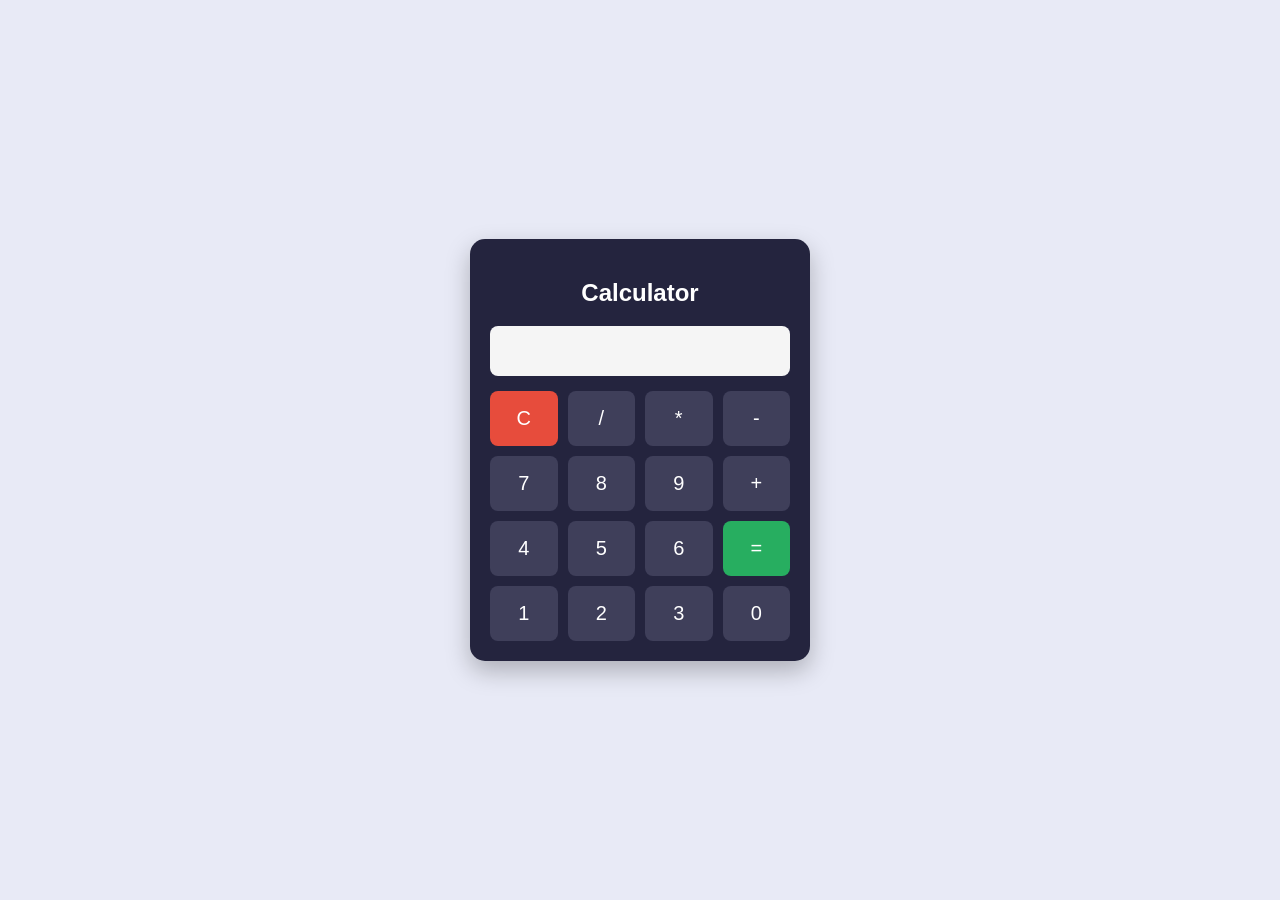
<file: calculator/index.html>
<!DOCTYPE html>
<html lang="en">
<head>
 <meta charset="UTF-8">
 <meta name="viewport" content="width=device-width, initial-scale=1.0">
 <title>Basic Calculator</title>
 <link rel="stylesheet" href="style.css">
</head>
<body>
<div class="calculator">
 <h2>Calculator</h2>
 <input type="text" id="display" readonly>
 <div class="buttons">
 <button class="clear-btn" onclick="clearDisplay()">C</button>
 <button onclick="addToDisplay('/')">/</button>
 <button onclick="addToDisplay('*')">*</button>
 <button onclick="addToDisplay('-')">-</button>
 <button onclick="addToDisplay('7')">7</button>
 <button onclick="addToDisplay('8')">8</button>
 <button onclick="addToDisplay('9')">9</button>
 <button onclick="addToDisplay('+')">+</button>
 <button onclick="addToDisplay('4')">4</button>
 <button onclick="addToDisplay('5')">5</button>
 <button onclick="addToDisplay('6')">6</button>
 <button class="equal-btn" onclick="calculate()">=</button>
 <button onclick="addToDisplay('1')">1</button>
 <button onclick="addToDisplay('2')">2</button>
 <button onclick="addToDisplay('3')">3</button>
 <button onclick="addToDisplay('0')">0</button>
 </div>
</div>
 <script src="script.js"></script>
</body>
</html>
</file>
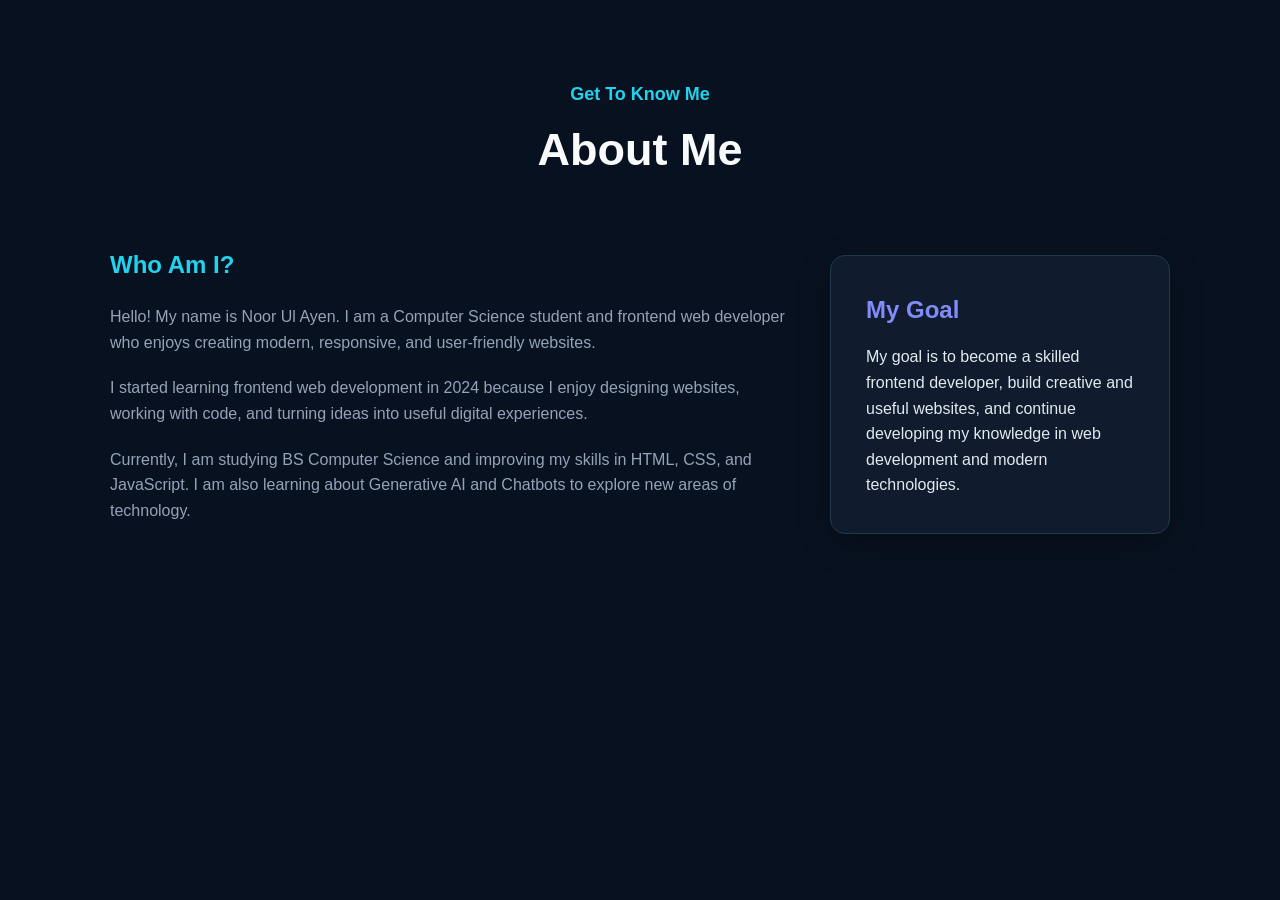
<file: portfolio/about.html>
<!DOCTYPE html>
<html lang="en">
<head>
<meta charset="UTF-8">
<meta name="viewport" content="width=device-width, initial-scale=1.0">
<title>About Me - My Portfolio</title>
<link rel="stylesheet" href="style.css">
</head>
<body>
<main>
<section class="about-page" id="about">
<div class="page-heading">
<p>Get To Know Me</p>
<h1>About Me</h1>
</div>
<div class="about-content">
<div class="about-text">
<h2>Who Am I?</h2>
<p>Hello! My name is Noor Ul Ayen. I am a Computer Science student and frontend web developer who enjoys creating modern, responsive, and user-friendly websites.</p>
<p>I started learning frontend web development in 2024 because I enjoy designing websites, working with code, and turning ideas into useful digital experiences.</p>
<p>Currently, I am studying BS Computer Science and improving my skills in HTML, CSS, and JavaScript. I am also learning about Generative AI and Chatbots to explore new areas of technology.</p>
</div>
<div class="about-card">
<h2>My Goal</h2>
<p>My goal is to become a skilled frontend developer, build creative and useful websites, and continue developing my knowledge in web development and modern technologies.</p>
</div>
</div>
</section>
</main>
<script src="script.js"></script>
</body>
</html>
</file>
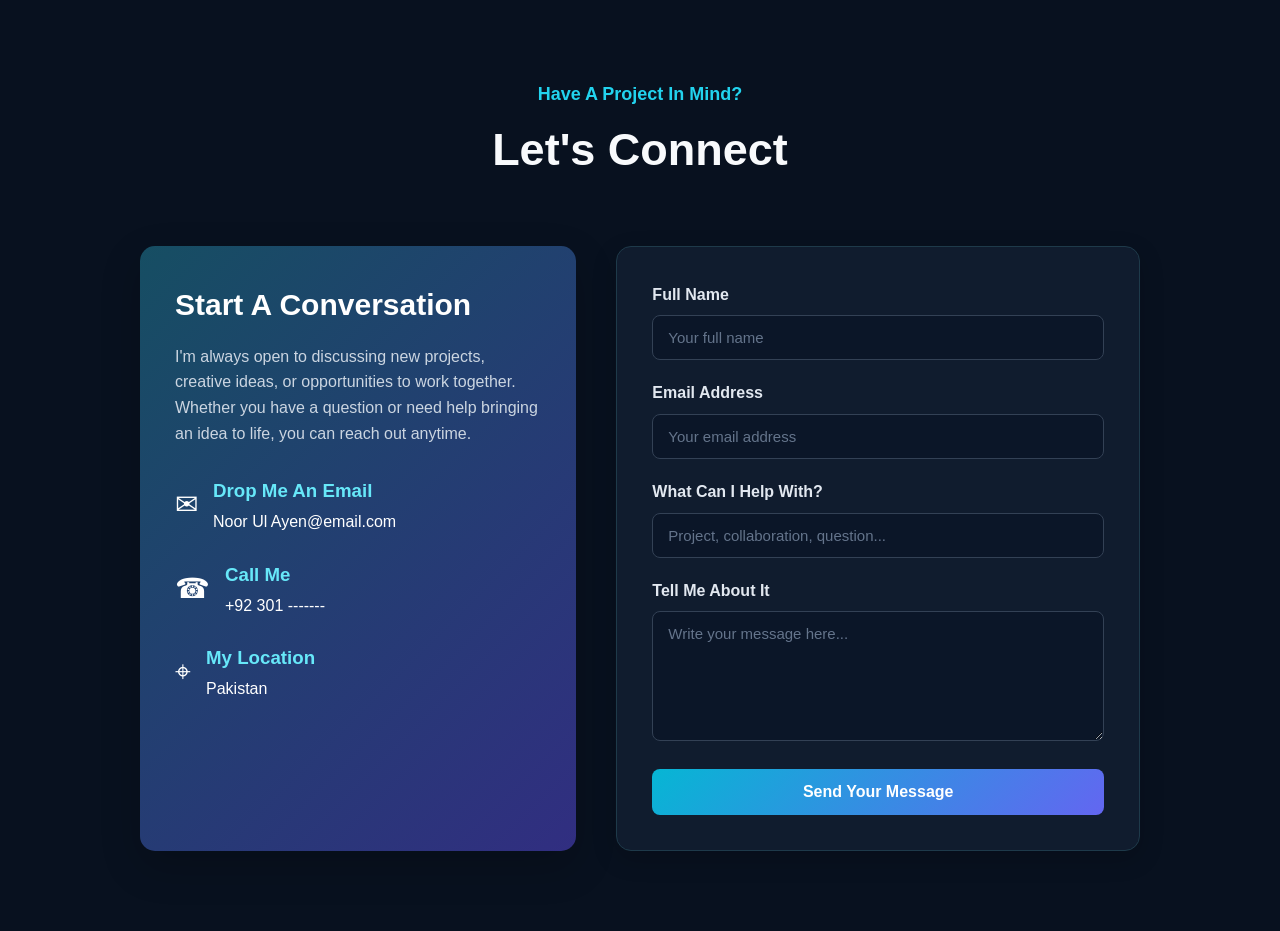
<file: portfolio/contact.html>
<!DOCTYPE html>
<html lang="en">
<head>
<meta charset="UTF-8">
<meta name="viewport" content="width=device-width, initial-scale=1.0">
<title>Contact - My Portfolio</title>
<link rel="stylesheet" href="style.css">
</head>
<body>
<main>
<section class="contact-page" id="contact">
<div class="page-heading">
<p>Have A Project In Mind?</p>
<h1>Let's Connect</h1>
</div>
<div class="contact-container">
<div class="contact-info">
<h2>Start A Conversation</h2>
<p>I'm always open to discussing new projects, creative ideas, or opportunities to work together. Whether you have a question or need help bringing an idea to life, you can reach out anytime.</p>
<div class="contact-item">
<span>✉</span>
<div>
<h3>Drop Me An Email</h3>
<p>Noor Ul Ayen@email.com</p>
</div>
</div>
<div class="contact-item">
<span>☎</span>
<div>
<h3>Call Me</h3>
<p>+92 301 -------</p>
</div>
</div>
<div class="contact-item">
<span>⌖</span>
<div>
<h3>My Location</h3>
<p>Pakistan</p>
</div>
</div>
</div>
<div class="contact-form">
<form>
<div class="form-group">
<label for="name">Full Name</label>
<input type="text" id="name" name="name" placeholder="Your full name" required>
</div>
<div class="form-group">
<label for="email">Email Address</label>
<input type="email" id="email" name="email" placeholder="Your email address" required>
</div>
<div class="form-group">
<label for="subject">What Can I Help With?</label>
<input type="text" id="subject" name="subject" placeholder="Project, collaboration, question..." required>
</div>
<div class="form-group">
<label for="message">Tell Me About It</label>
<textarea id="message" name="message" rows="6" placeholder="Write your message here..." required></textarea>
</div>
<button type="submit" class="submit-btn">Send Your Message</button>
</form>
</div>
</div>
</section>
</main>
<script src="script.js"></script>
</body>
</html>
</file>
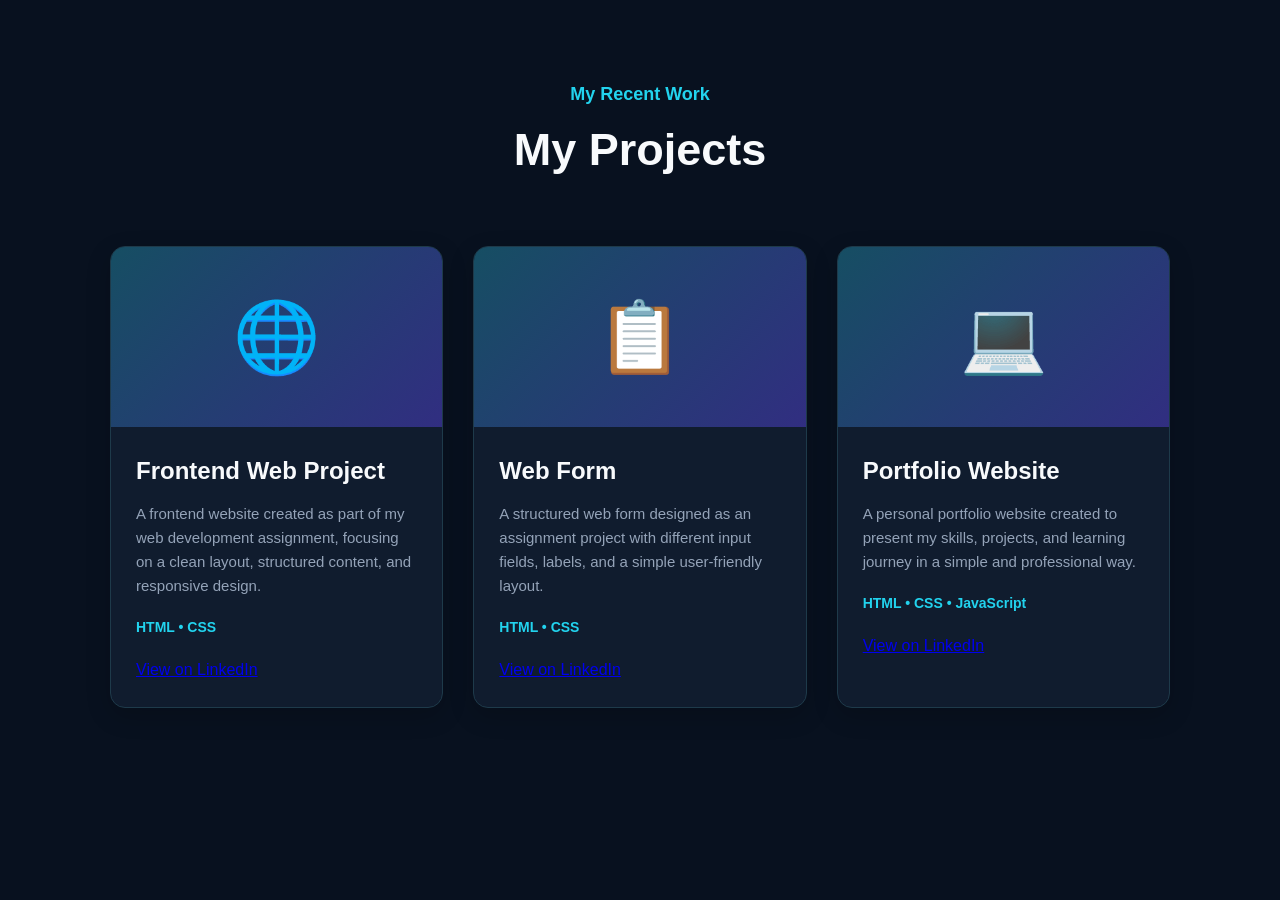
<file: portfolio/projects.html>
<!DOCTYPE html>
<html lang="en">
<head>
<meta charset="UTF-8">
<meta name="viewport" content="width=device-width, initial-scale=1.0">
<title>Projects - My Portfolio</title>
<link rel="stylesheet" href="style.css">
</head>
<body>
<main>
<section class="projects-page" id="projects">
<div class="page-heading">
<p>My Recent Work</p>
<h1>My Projects</h1>
</div>
<div class="projects-container">
<div class="project-card">
<div class="project-image">🌐</div>
<div class="project-content">
<h2>Frontend Web Project</h2>
<p>A frontend website created as part of my web development assignment, focusing on a clean layout, structured content, and responsive design.</p>
<p class="technologies">HTML • CSS</p>
<a href="https://www.linkedin.com/posts/noor-ul-ayen-46737037a_html-css-frontenddevelopment-activity-7499489899344105472-0Vwb?utm_source=share&utm_medium=member_android&rcm=ACoAAF2rfY8BPCCX7Od8Lj6JKv32vtZq39ZbROM" target="_blank" class="project-link">View on LinkedIn</a>
</div>
</div>

<div class="project-card">
<div class="project-image">📋</div>
<div class="project-content">
<h2>Web Form</h2>
<p>A structured web form designed as an assignment project with different input fields, labels, and a simple user-friendly layout.</p>
<p class="technologies">HTML • CSS</p>
<a href="https://www.linkedin.com/posts/noor-ul-ayen-46737037a_html-css-generativeai-activity-7500224168739856385-uONx?utm_source=share&utm_medium=member_android&rcm=ACoAAF2rfY8BPCCX7Od8Lj6JKv32vtZq39ZbROM" target="_blank" class="project-link">View on LinkedIn</a>
</div>
</div>

<div class="project-card">
<div class="project-image">💻</div>
<div class="project-content">
<h2>Portfolio Website</h2>
<p>A personal portfolio website created to present my skills, projects, and learning journey in a simple and professional way.</p>
<p class="technologies">HTML • CSS • JavaScript</p>
<a href="https://www.linkedin.com/posts/noor-ul-ayen-46737037a_codealpha-frontenddevelopment-webdevelopment-ugcPost-7512426568015581184-ojMS/?highlightedUpdateUrn=urn%3Ali%3Aactivity%3A7512426622860554241&highlightedUpdateType=SOCIAL_SHARE&origin=SOCIAL_SHARE&utm_source=share&utm_medium=member_android&rcm=ACoAAF2rfY8BPCCX7Od8Lj6JKv32vtZq39ZbROM" target="_blank" class="project-link">View on LinkedIn</a>
</div>
</div>
</div>
</section>
</main>
<script src="script.js"></script>
</body>
</html>
</file>
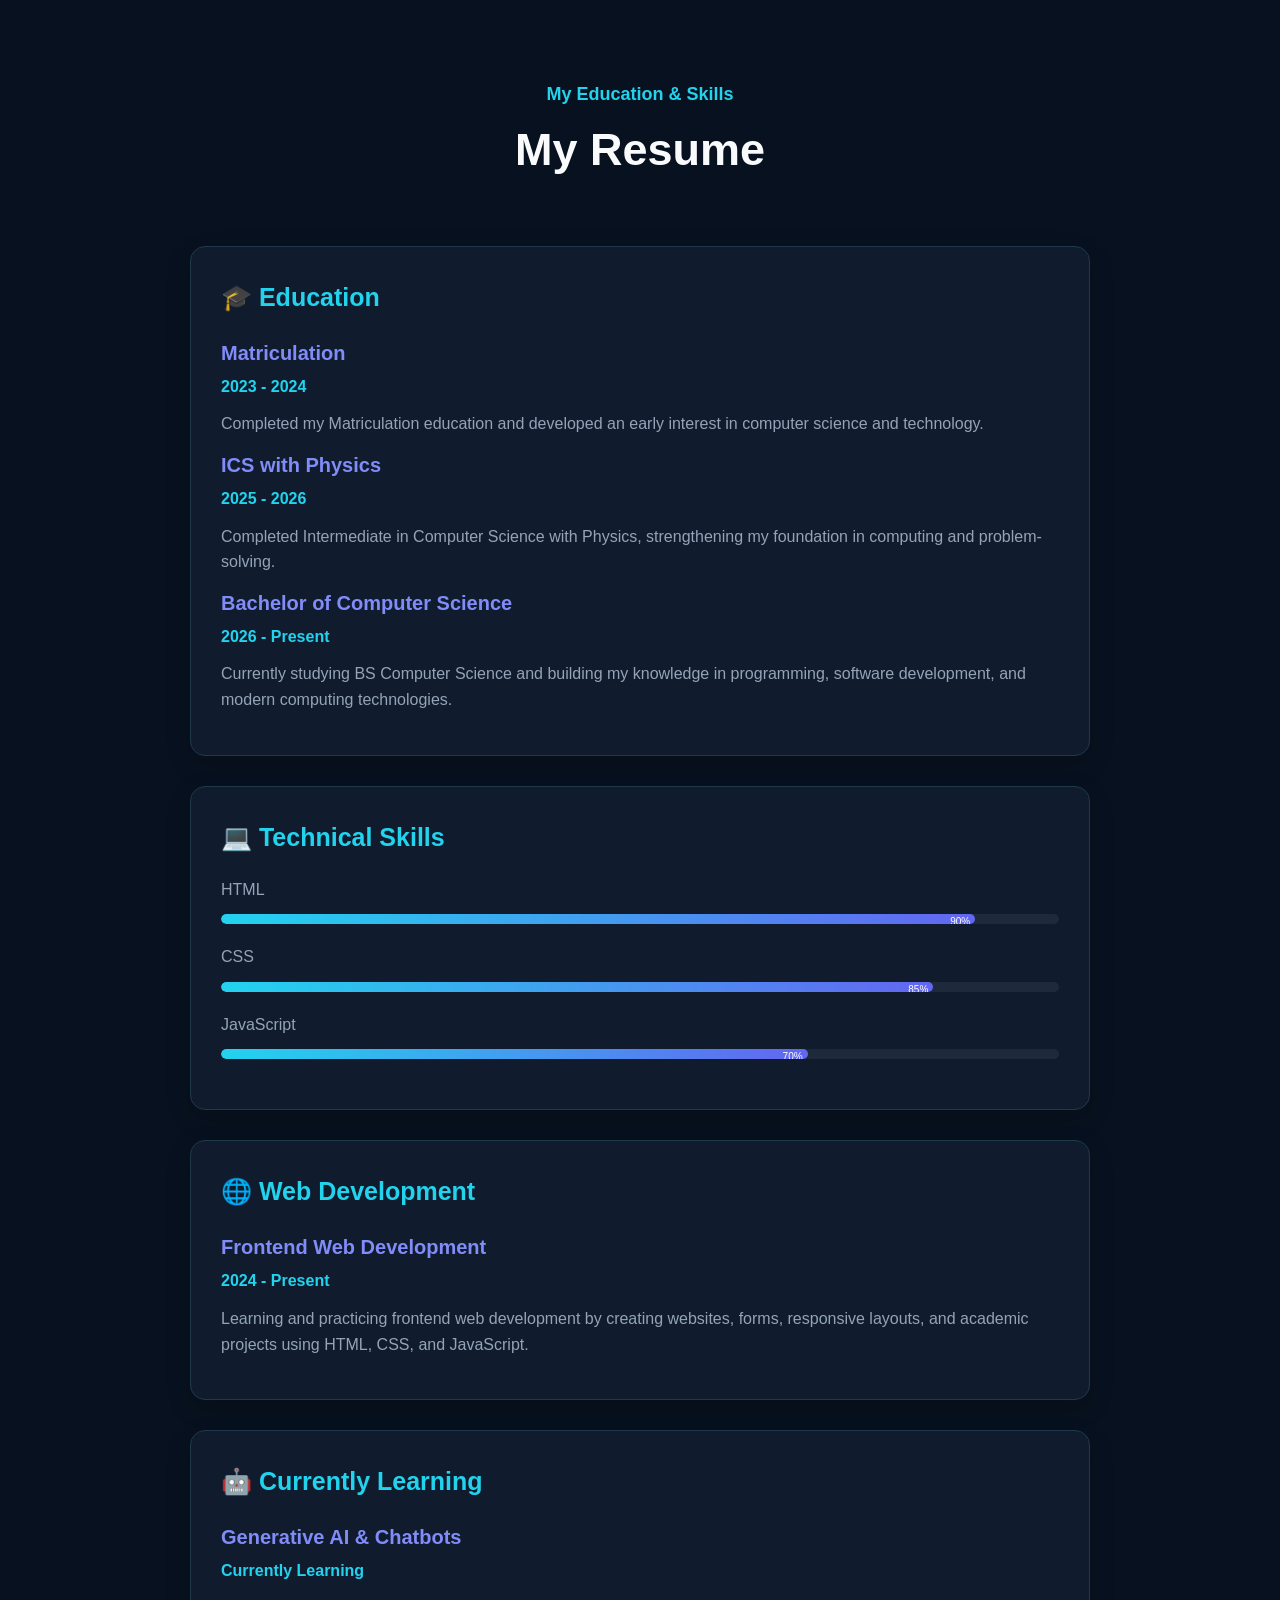
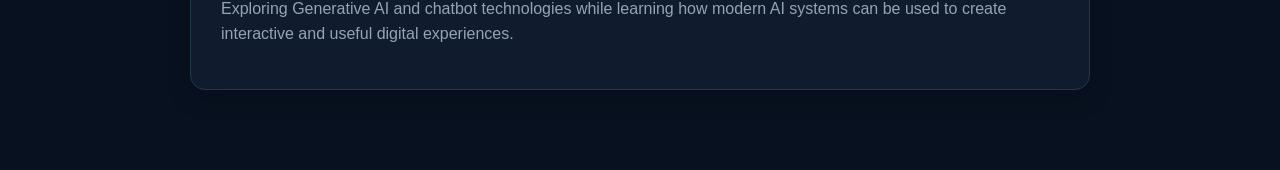
<file: portfolio/resume.html>
<!DOCTYPE html>
<html lang="en">
<head>
<meta charset="UTF-8">
<meta name="viewport" content="width=device-width, initial-scale=1.0">
<title>Resume - My Portfolio</title>
<link rel="stylesheet" href="style.css">
</head>
<body>
<main>
<section class="resume-page" id="resume">
<div class="page-heading">
<p>My Education & Skills</p>
<h1>My Resume</h1>
</div>
<div class="resume-container">
<div class="resume-section">
<h2>🎓 Education</h2>
<div class="resume-item">
<h3>Matriculation</h3>
<p class="resume-date">2023 - 2024</p>
<p>Completed my Matriculation education and developed an early interest in computer science and technology.</p>
</div>
<div class="resume-item">
<h3>ICS with Physics</h3>
<p class="resume-date">2025 - 2026</p>
<p>Completed Intermediate in Computer Science with Physics, strengthening my foundation in computing and problem-solving.</p>
</div>
<div class="resume-item">
<h3>Bachelor of Computer Science</h3>
<p class="resume-date">2026 - Present</p>
<p>Currently studying BS Computer Science and building my knowledge in programming, software development, and modern computing technologies.</p>
</div>
</div>
<div class="resume-section">
<h2>💻 Technical Skills</h2>
<div class="resume-item">
<p>HTML</p>
<div class="skill-bar">
<div class="skill-progress html">90%</div>
</div>
<p>CSS</p>
<div class="skill-bar">
<div class="skill-progress css">85%</div>
</div>
<p>JavaScript</p>
<div class="skill-bar">
<div class="skill-progress javascript">70%</div>
</div>
</div>
</div>
<div class="resume-section">
<h2>🌐 Web Development</h2>
<div class="resume-item">
<h3>Frontend Web Development</h3>
<p class="resume-date">2024 - Present</p>
<p>Learning and practicing frontend web development by creating websites, forms, responsive layouts, and academic projects using HTML, CSS, and JavaScript.</p>
</div>
</div>
<div class="resume-section">
<h2>🤖 Currently Learning</h2>
<div class="resume-item">
<h3>Generative AI & Chatbots</h3>
<p class="resume-date">Currently Learning</p>
<p>Exploring Generative AI and chatbot technologies while learning how modern AI systems can be used to create interactive and useful digital experiences.</p>
</div>
</div>
</div>
</section>
</main>
<script src="script.js"></script>
</body>
</html>
</file>
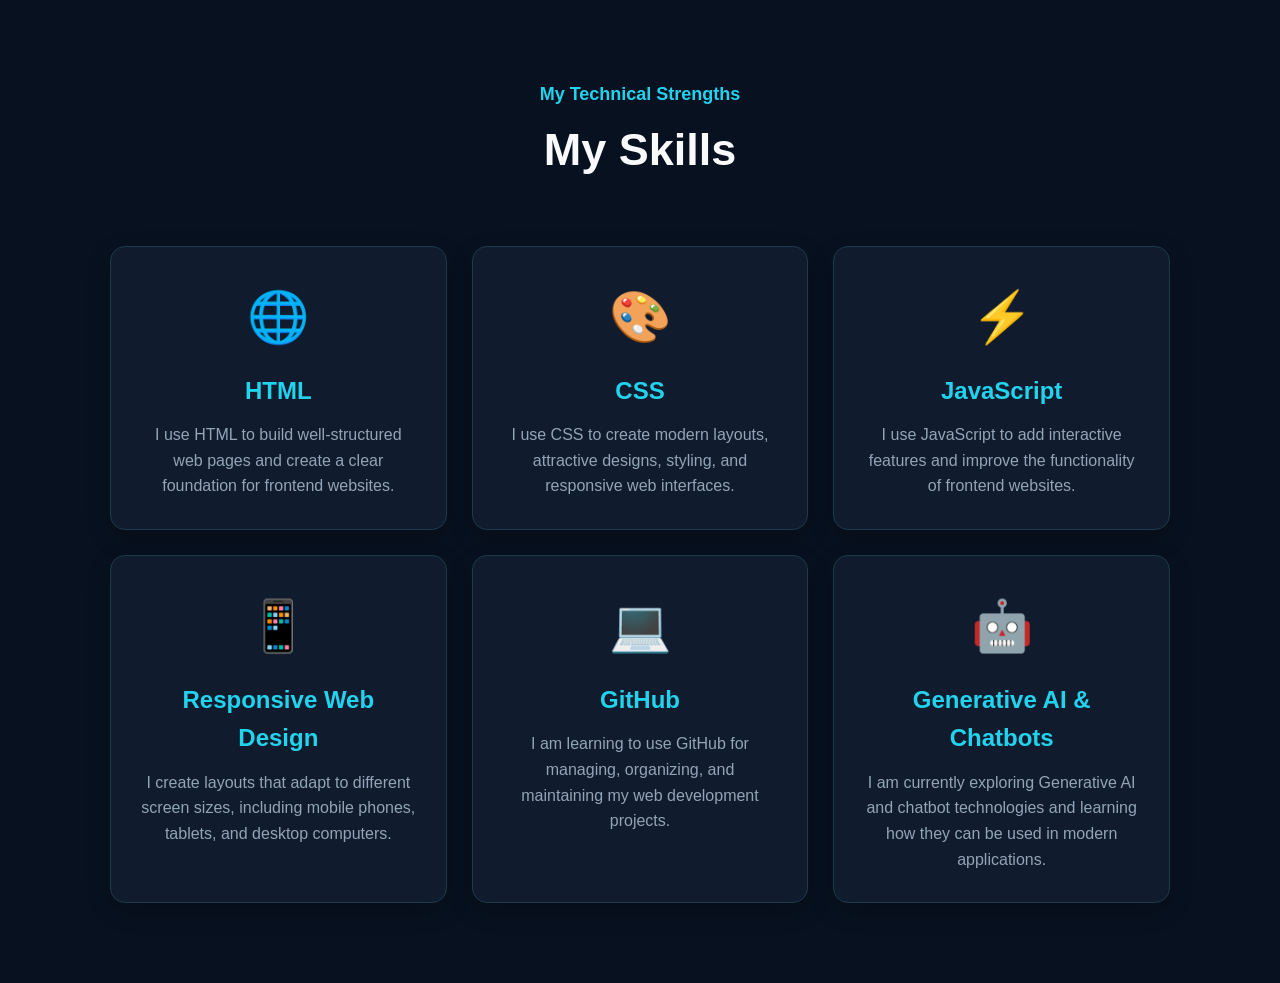
<file: portfolio/skills.html>
<!DOCTYPE html>
<html lang="en">
<head>
<meta charset="UTF-8">
<meta name="viewport" content="width=device-width, initial-scale=1.0">
<title>Skills - My Portfolio</title>
<link rel="stylesheet" href="style.css">
</head>
<body>
<main>
<section class="skills-page" id="skills">
<div class="page-heading">
<p>My Technical Strengths</p>
<h1>My Skills</h1>
</div>
<div class="skills-container">
<div class="skill-card">
<div class="skill-icon">🌐</div>
<h2>HTML</h2>
<p>I use HTML to build well-structured web pages and create a clear foundation for frontend websites.</p>
</div>
<div class="skill-card">
<div class="skill-icon">🎨</div>
<h2>CSS</h2>
<p>I use CSS to create modern layouts, attractive designs, styling, and responsive web interfaces.</p>
</div>
<div class="skill-card">
<div class="skill-icon">⚡</div>
<h2>JavaScript</h2>
<p>I use JavaScript to add interactive features and improve the functionality of frontend websites.</p>
</div>
<div class="skill-card">
<div class="skill-icon">📱</div>
<h2>Responsive Web Design</h2>
<p>I create layouts that adapt to different screen sizes, including mobile phones, tablets, and desktop computers.</p>
</div>
<div class="skill-card">
<div class="skill-icon">💻</div>
<h2>GitHub</h2>
<p>I am learning to use GitHub for managing, organizing, and maintaining my web development projects.</p>
</div>
<div class="skill-card">
<div class="skill-icon">🤖</div>
<h2>Generative AI & Chatbots</h2>
<p>I am currently exploring Generative AI and chatbot technologies and learning how they can be used in modern applications.</p>
</div>
</div>
</section>
</main>
<script src="script.js"></script>
</body>
</html>
</file>
<file: calculator/style.css>
body {
    font-family: Arial, sans-serif;
    background-color: #e8eaf6;

    display: flex;
    justify-content: center;
    align-items: center;

    height: 100vh;
    margin: 0;
}
.calculator {
    background-color: #24243e;
    padding: 20px;
    border-radius: 15px;
    width: 300px;

    box-shadow: 0 10px 25px rgba(0, 0, 0, 0.25);
}
h2 {
    color: #ffffff;
    text-align: center;
}
#display {
    width: 100%;
    height: 50px;
    box-sizing: border-box;

    margin-bottom: 15px;
    font-size: 25px;
    text-align: right;

    padding: 10px;
    border: none;
    border-radius: 8px;

    background-color: #f5f5f5;
    color: #222;
}
.buttons {
    display: grid;
    grid-template-columns: repeat(4, 1fr);
    gap: 10px;
}
button {
    height: 55px;
    font-size: 20px;

    border: none;
    border-radius: 8px;
    cursor: pointer;

    background-color: #3f3f5a;
    color: white;
}
button:hover {
    background-color: #6c63ff;
    color: white;
}
.clear-btn {
    background-color: #e74c3c;
    color: white;
}
.clear-btn:hover {
    background-color: #c0392b;
}
.equal-btn {
    background-color: #27ae60;
    color: white;
}
.equal-btn:hover {
    background-color: #1e8449;
}
</file>
<file: portfolio/style.css>
* {
    margin: 0;
    padding: 0;
    box-sizing: border-box;
}

html {
    scroll-behavior: smooth;
}

body {
    background: #08111f;
    color: #e2e8f0;
    font-family: Arial, sans-serif;
    line-height: 1.6;
}

a {
    transition: 0.3s ease;
}

h1,
h2,
h3 {
    color: #f8fafc;
}

section {
    max-width: 1100px;
    margin: auto;
    padding: 80px 20px;
    scroll-margin-top: 90px;
}

header {
    position: sticky;
    top: 0;
    z-index: 100;
    background: rgba(8, 17, 31, 0.95);
    padding: 20px;
    border-bottom: 1px solid #1e293b;
    box-shadow: 0 5px 25px rgba(0, 0, 0, 0.25);
}

nav {
    max-width: 1100px;
    margin: auto;
    display: flex;
    justify-content: space-between;
    align-items: center;
}

nav h2 {
    color: #22d3ee;
    font-size: 25px;
}

nav ul {
    display: flex;
    align-items: center;
    gap: 25px;
    list-style: none;
}

nav a {
    color: #cbd5e1;
    text-decoration: none;
    font-size: 15px;
}

nav a:hover {
    color: #22d3ee;
}

.btn {
    display: inline-block;
    padding: 12px 25px;
    background: linear-gradient(135deg, #06b6d4, #6366f1);
    color: #ffffff;
    text-decoration: none;
    border-radius: 8px;
    font-weight: bold;
    box-shadow: 0 5px 20px rgba(34, 211, 238, 0.18);
    transition: 0.3s ease;
}

.btn:hover {
    transform: translateY(-3px);
    box-shadow: 0 8px 25px rgba(99, 102, 241, 0.30);
}

.page-heading {
    text-align: center;
    margin-bottom: 60px;
}

.page-heading p {
    color: #22d3ee;
    font-size: 18px;
    font-weight: bold;
    margin-bottom: 5px;
}

.page-heading h1 {
    color: #f8fafc;
    font-size: 45px;
}

.home {
    min-height: 80vh;
    display: flex;
    align-items: center;
    justify-content: space-between;
    gap: 50px;
}

.home-text {
    max-width: 600px;
}

.welcome {
    color: #22d3ee;
    font-size: 20px;
    margin-bottom: 10px;
}

.home-text h1 {
    color: #f8fafc;
    font-size: 60px;
    margin-bottom: 10px;
}

.home-text h2 {
    color: #818cf8;
    font-size: 30px;
    margin-bottom: 20px;
}

.home-text > p:not(.welcome) {
    color: #94a3b8;
    margin-bottom: 25px;
}

.home-image {
    display: flex;
    justify-content: center;
    align-items: center;
}

.profile {
    width: 280px;
    height: 280px;
    display: flex;
    align-items: center;
    justify-content: center;
    border-radius: 50%;
    background: linear-gradient(135deg, #22d3ee, #6366f1);
    font-size: 90px;
    border: 8px solid #172033;
    box-shadow: 0 0 0 3px #22d3ee, 0 20px 50px rgba(34, 211, 238, 0.20);
    transition: 0.4s;
}

.profile:hover {
    transform: translateY(-10px) scale(1.03);
}

.about-page {
    min-height: 75vh;
}

.about-content {
    display: grid;
    grid-template-columns: 2fr 1fr;
    gap: 40px;
    align-items: center;
}

.about-text h2 {
    color: #22d3ee;
    margin-bottom: 20px;
}

.about-text p {
    color: #94a3b8;
    margin-bottom: 20px;
}

.about-card {
    background: #101c2e;
    padding: 35px;
    border-radius: 15px;
    border: 1px solid #1e3a4a;
    box-shadow: 0 10px 35px rgba(0, 0, 0, 0.20);
    transition: 0.3s;
}

.about-card:hover {
    transform: translateY(-8px);
    border-color: #22d3ee;
    box-shadow: 0 15px 40px rgba(34, 211, 238, 0.12);
}

.about-card h2 {
    color: #818cf8;
    margin-bottom: 15px;
}

.skills-page {
    min-height: 75vh;
}

.skills-container {
    display: grid;
    grid-template-columns: repeat(3, 1fr);
    gap: 25px;
}

.skill-card {
    background: #101c2e;
    padding: 30px;
    text-align: center;
    border-radius: 15px;
    border: 1px solid #1e3a4a;
    box-shadow: 0 8px 25px rgba(0, 0, 0, 0.18);
    transition: 0.3s;
}

.skill-card:hover {
    transform: translateY(-10px);
    border-color: #22d3ee;
    box-shadow: 0 15px 35px rgba(34, 211, 238, 0.12);
}

.skill-icon {
    font-size: 50px;
    margin-bottom: 15px;
}

.skill-card h2 {
    color: #22d3ee;
    margin-bottom: 12px;
}

.skill-card p {
    color: #94a3b8;
}

.projects-page {
    min-height: 80vh;
}

.projects-container {
    display: grid;
    grid-template-columns: repeat(3, 1fr);
    gap: 30px;
}

.project-card {
    background: #101c2e;
    border-radius: 15px;
    overflow: hidden;
    border: 1px solid #1e3a4a;
    box-shadow: 0 8px 25px rgba(0, 0, 0, 0.18);
    transition: 0.3s ease;
}

.project-card:hover {
    transform: translateY(-8px);
    border-color: #6366f1;
    box-shadow: 0 15px 35px rgba(99, 102, 241, 0.15);
}

.project-image {
    height: 180px;
    display: flex;
    align-items: center;
    justify-content: center;
    background: linear-gradient(135deg, #164e63, #312e81);
    font-size: 70px;
}

.project-content {
    padding: 25px;
}

.project-content h2 {
    color: #f8fafc;
    font-size: 24px;
    margin-bottom: 12px;
}

.project-content p {
    color: #94a3b8;
    font-size: 15px;
    margin-bottom: 18px;
}

.project-content .technologies {
    color: #22d3ee;
    font-weight: bold;
    font-size: 14px;
}

.resume-page {
    min-height: 80vh;
}

.resume-container {
    max-width: 900px;
    margin: auto;
    display: grid;
    gap: 30px;
}

.resume-section {
    background: #101c2e;
    padding: 30px;
    border-radius: 15px;
    border: 1px solid #1e3a4a;
    box-shadow: 0 8px 25px rgba(0, 0, 0, 0.18);
}

.resume-section h2 {
    color: #22d3ee;
    margin-bottom: 20px;
    font-size: 25px;
}

.resume-item h3 {
    color: #818cf8;
    font-size: 20px;
    margin-bottom: 5px;
}

.resume-item p {
    color: #94a3b8;
    margin-bottom: 12px;
}

.resume-date {
    color: #22d3ee !important;
    font-weight: bold;
}

.skill-bar {
    width: 100%;
    height: 10px;
    background: #1e293b;
    border-radius: 10px;
    margin-bottom: 20px;
    overflow: hidden;
}

.skill-progress {
    height: 100%;
    background: linear-gradient(90deg, #22d3ee, #6366f1);
    color: #ffffff;
    font-size: 10px;
    text-align: right;
    padding-right: 5px;
    border-radius: 10px;
}

.skill-progress.html {
    width: 90%;
}

.skill-progress.css {
    width: 85%;
}

.skill-progress.javascript {
    width: 70%;
}

.contact-page {
    min-height: 80vh;
}

.contact-container {
    max-width: 1000px;
    margin: auto;
    display: grid;
    grid-template-columns: 1fr 1.2fr;
    gap: 40px;
}

.contact-info {
    background: linear-gradient(135deg, #164e63, #312e81);
    color: #ffffff;
    padding: 35px;
    border-radius: 15px;
    box-shadow: 0 15px 40px rgba(0, 0, 0, 0.20);
}

.contact-info h2 {
    color: #ffffff;
    font-size: 30px;
    margin-bottom: 15px;
}

.contact-info > p {
    color: #cbd5e1;
    margin-bottom: 30px;
}

.contact-item {
    display: flex;
    align-items: center;
    gap: 15px;
    margin-bottom: 25px;
}

.contact-item span {
    font-size: 28px;
}

.contact-item h3 {
    color: #67e8f9;
    margin-bottom: 3px;
}

.contact-item p {
    color: #ffffff;
}

.contact-form {
    background: #101c2e;
    padding: 35px;
    border-radius: 15px;
    border: 1px solid #1e3a4a;
    box-shadow: 0 8px 25px rgba(0, 0, 0, 0.18);
}

.form-group {
    margin-bottom: 20px;
}

.form-group label {
    display: block;
    color: #e2e8f0;
    font-weight: bold;
    margin-bottom: 8px;
}

.form-group input,
.form-group textarea {
    width: 100%;
    padding: 13px 15px;
    border: 1px solid #334155;
    border-radius: 8px;
    font-size: 15px;
    font-family: Arial, sans-serif;
    color: #f8fafc;
    background: #0b1628;
    outline: none;
    transition: 0.3s;
}

.form-group input::placeholder,
.form-group textarea::placeholder {
    color: #64748b;
}

.form-group input:focus,
.form-group textarea:focus {
    border-color: #22d3ee;
    box-shadow: 0 0 0 3px rgba(34, 211, 238, 0.10);
}

.form-group textarea {
    resize: vertical;
}

.submit-btn {
    width: 100%;
    padding: 14px;
    border: none;
    border-radius: 8px;
    background: linear-gradient(135deg, #06b6d4, #6366f1);
    color: #ffffff;
    font-size: 16px;
    font-weight: bold;
    cursor: pointer;
    transition: 0.3s;
}

.submit-btn:hover {
    transform: translateY(-2px);
    box-shadow: 0 8px 25px rgba(34, 211, 238, 0.20);
}

footer {
    background: #060d18;
    text-align: center;
    padding: 25px;
    margin-top: 30px;
    border-top: 1px solid #1e293b;
    color: #94a3b8;
}

footer p {
    font-size: 14px;
}

@media (max-width: 900px) {
    .projects-container {
        grid-template-columns: repeat(2, 1fr);
    }

    .contact-container,
    .about-content {
        grid-template-columns: 1fr;
    }
}

@media (max-width: 768px) {
    header {
        padding: 15px;
    }

    nav {
        flex-direction: column;
        gap: 15px;
    }

    nav ul {
        flex-wrap: wrap;
        justify-content: center;
        gap: 15px;
    }

    section {
        padding: 60px 20px;
    }

    .home {
        flex-direction: column;
        text-align: center;
        padding-top: 60px;
    }

    .home-text h1 {
        font-size: 45px;
    }

    .home-text h2 {
        font-size: 25px;
    }

    .home-text > p:not(.welcome) {
        margin-left: auto;
        margin-right: auto;
    }

    .home-image {
        margin-top: 20px;
    }

    .profile {
        width: 220px;
        height: 220px;
        font-size: 70px;
    }

    .skills-container {
        grid-template-columns: 1fr;
    }

    .page-heading h1 {
        font-size: 38px;
    }
}

@media (max-width: 650px) {
    .projects-container {
        grid-template-columns: 1fr;
    }

    .project-content {
        padding: 22px;
    }

    .resume-section {
        padding: 22px;
    }

    .contact-info,
    .contact-form {
        padding: 25px;
    }

    .home-text h1 {
        font-size: 40px;
    }
}

@media (max-width: 400px) {
    nav ul {
        gap: 10px;
    }

    nav a {
        font-size: 14px;
    }

    .home-text h1 {
        font-size: 35px;
    }

    .page-heading h1 {
        font-size: 32px;
    }

    .profile {
        width: 190px;
        height: 190px;
        font-size: 60px;
    }
}
</file>
